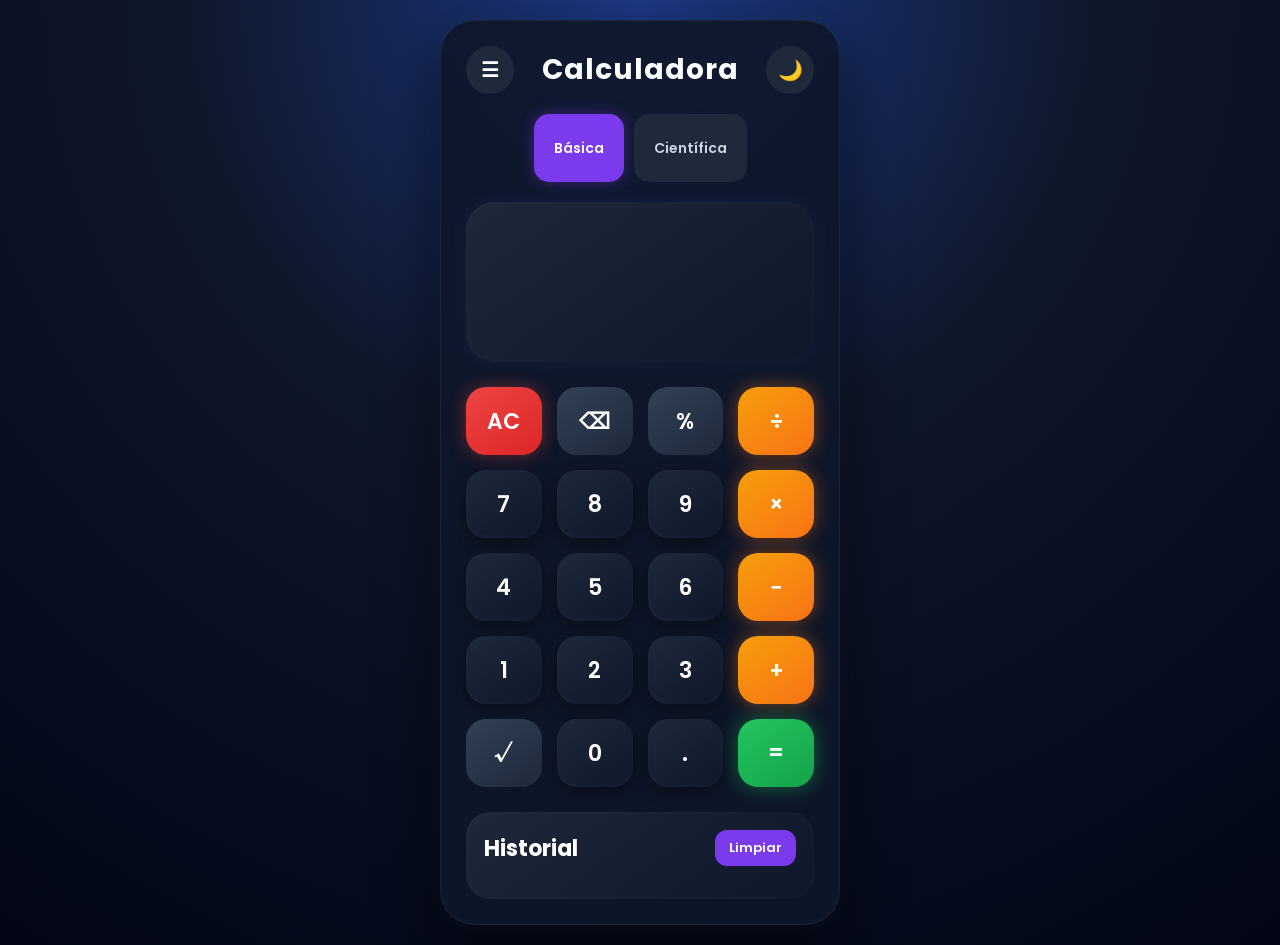
<file: index.html>
<!DOCTYPE html>
<html lang="es">

<head>

    <meta charset="UTF-8">

    <meta name="viewport" content="width=device-width, initial-scale=1.0">

    <title>Calculadora Premium</title>

    <link rel="stylesheet" href="style.css">

    <link rel="preconnect" href="https://fonts.googleapis.com">
    <link rel="preconnect" href="https://fonts.gstatic.com" crossorigin>

    <link href="https://fonts.googleapis.com/css2?family=Poppins:wght@300;400;500;600;700&display=swap" rel="stylesheet">

</head>

<body>

    <div class="calculator">

        <!-- ===== PARTE SUPERIOR ===== -->
        <div class="top">

            <button class="menu-btn">☰</button>

            <h1 class="title">Calculadora</h1>

            <button class="theme-btn" id="themeToggle">🌙</button>

        </div>

        <!-- ===== TABS ===== -->
        <div class="tabs">

            <button class="tab active">
                Básica
            </button>

            <!-- LINK A CIENTÍFICA -->
            <a href="cientifica.html">
                <button class="tab">
                    Científica
                </button>
            </a>

        </div>

        <!-- ===== PANTALLA LIMPIA ===== -->
        <div class="display">

            <div class="history" id="history"></div>

            <div class="result" id="result"></div>

        </div>

        <!-- ===== BOTONES ===== -->
        <div class="buttons">

            <button class="clear" onclick="clearDisplay()">AC</button>

            <button class="special" onclick="deleteLast()">⌫</button>

            <button class="special" onclick="appendValue('%')">%</button>

            <button class="operator" onclick="appendValue('/')">÷</button>

            <button class="number" onclick="appendValue('7')">7</button>
            <button class="number" onclick="appendValue('8')">8</button>
            <button class="number" onclick="appendValue('9')">9</button>
            <button class="operator" onclick="appendValue('*')">×</button>

            <button class="number" onclick="appendValue('4')">4</button>
            <button class="number" onclick="appendValue('5')">5</button>
            <button class="number" onclick="appendValue('6')">6</button>
            <button class="operator" onclick="appendValue('-')">−</button>

            <button class="number" onclick="appendValue('1')">1</button>
            <button class="number" onclick="appendValue('2')">2</button>
            <button class="number" onclick="appendValue('3')">3</button>
            <button class="operator" onclick="appendValue('+')">+</button>

            <button class="special" onclick="squareRoot()">√</button>

            <button class="number" onclick="appendValue('0')">0</button>

            <button class="number" onclick="appendValue('.')">.</button>

            <button class="equal" onclick="calculate()">=</button>

        </div>

        <!-- ===== HISTORIAL LIMPIO ===== -->
        <div class="history-box">

            <div class="history-header">

                <h3>Historial</h3>

                <button class="clear-history">Limpiar</button>

            </div>

            <div id="historyList"></div>

        </div>

    </div>

    <script src="script.js"></script>

</body>

</html>
</file>
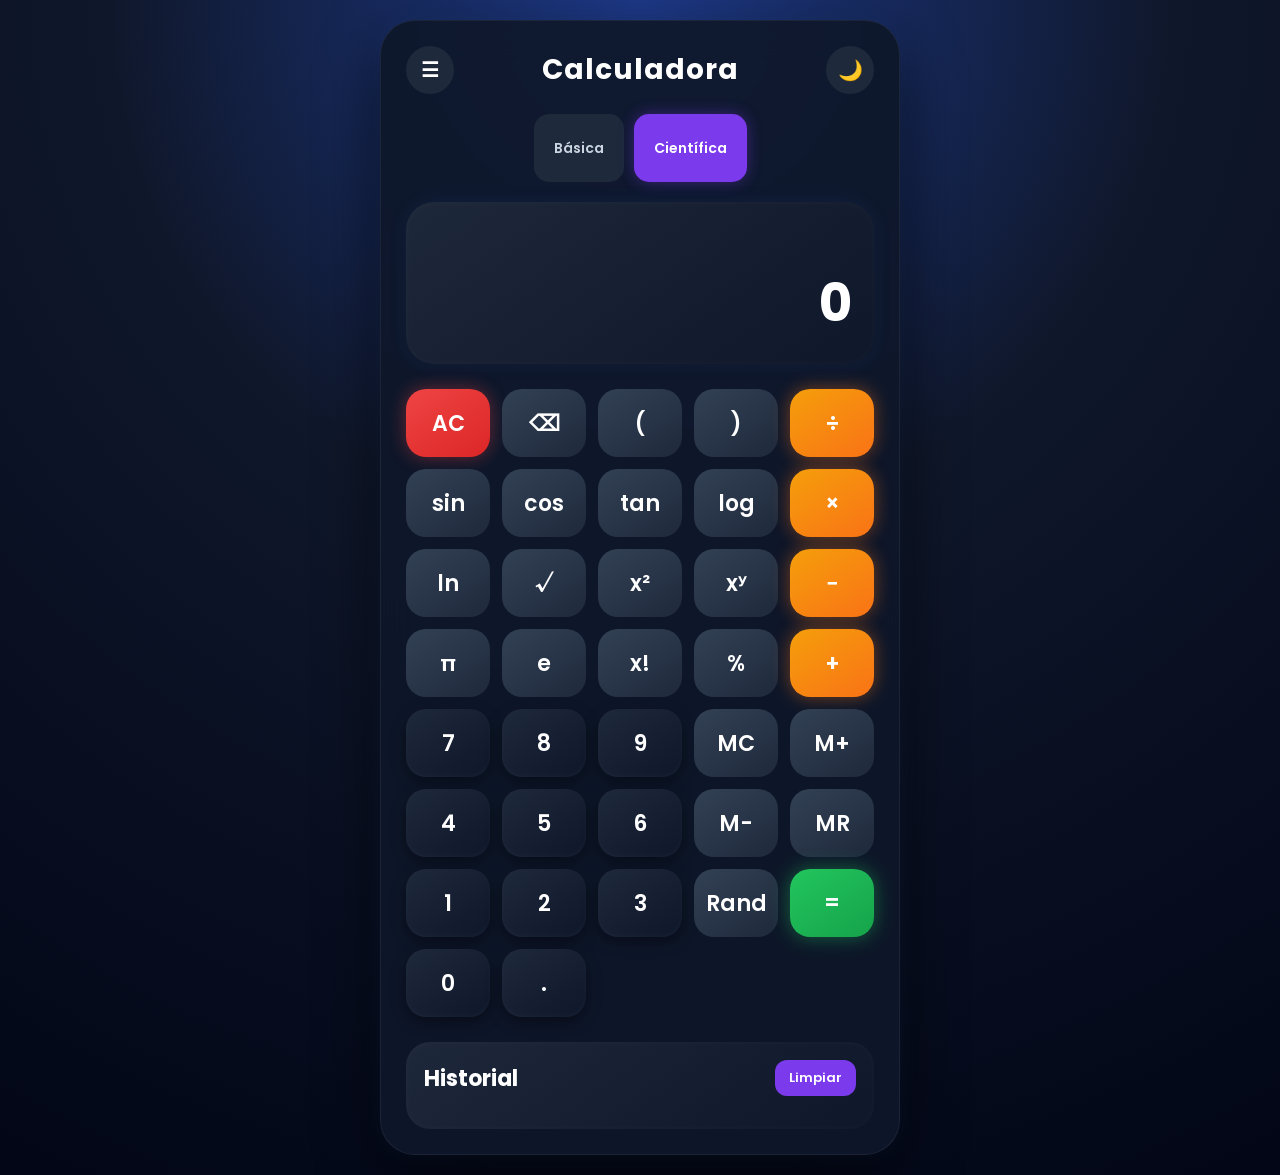
<file: cientifica.html>
<!DOCTYPE html>
<html lang="es">

<head>

    <meta charset="UTF-8">

    <meta name="viewport" content="width=device-width, initial-scale=1.0">

    <title>Calculadora</title>

    <!-- CSS -->
    <link rel="stylesheet" href="style.css">

    <!-- FUENTE -->
    <link rel="preconnect" href="https://fonts.googleapis.com">

    <link rel="preconnect" href="https://fonts.gstatic.com" crossorigin>

    <link href="https://fonts.googleapis.com/css2?family=Poppins:wght@300;400;500;600;700&display=swap" rel="stylesheet">

</head>

<body>

    <!-- ===== CALCULADORA ===== -->

    <div class="calculator scientific-calculator">

        <!-- ===== TOP ===== -->

        <div class="top">

            <!-- MENU -->
            <button class="menu-btn">
                ☰
            </button>

            <!-- TITULO -->
            <h1 class="title">
                Calculadora 
            </h1>

            <!-- TEMA -->
            <button class="theme-btn" id="themeToggle">
                🌙
            </button>

        </div>

        <!-- ===== TABS ===== -->

        <div class="tabs">

            <!-- BASICA -->
            <button 
                class="tab"
                onclick="window.location.href='calculadora.html'">
                Básica
            </button>

            <!-- CIENTIFICA -->
            <button 
                class="tab active">
                Científica
            </button>

        </div>

        <!-- ===== DISPLAY ===== -->

        <div class="display">

            <div class="history" id="history"></div>

            <div class="result" id="result">
                0
            </div>

        </div>

        <!-- ===== BOTONES ===== -->

        <div class="buttons scientific-buttons">

            <!-- FILA 1 -->

            <button class="clear" onclick="clearDisplay()">
                AC
            </button>

            <button class="special" onclick="deleteLast()">
                ⌫
            </button>

            <button class="special" onclick="appendValue('(')">
                (
            </button>

            <button class="special" onclick="appendValue(')')">
                )
            </button>

            <button class="operator" onclick="appendValue('/')">
                ÷
            </button>

            <!-- FILA 2 -->

            <button class="special" onclick="sinFunction()">
                sin
            </button>

            <button class="special" onclick="cosFunction()">
                cos
            </button>

            <button class="special" onclick="tanFunction()">
                tan
            </button>

            <button class="special" onclick="logFunction()">
                log
            </button>

            <button class="operator" onclick="appendValue('*')">
                ×
            </button>

            <!-- FILA 3 -->

            <button class="special" onclick="lnFunction()">
                ln
            </button>

            <button class="special" onclick="squareRoot()">
                √
            </button>

            <button class="special" onclick="powerTwo()">
                x²
            </button>

            <button class="special" onclick="powerFunction()">
                xʸ
            </button>

            <button class="operator" onclick="appendValue('-')">
                −
            </button>

            <!-- FILA 4 -->

            <button class="special" onclick="appendValue('3.14159265359')">
                π
            </button>

            <button class="special" onclick="appendValue('2.718281828')">
                e
            </button>

            <button class="special" onclick="factorialFunction()">
                x!
            </button>

            <button class="special" onclick="appendValue('%')">
                %
            </button>

            <button class="operator" onclick="appendValue('+')">
                +
            </button>

            <!-- FILA 5 -->

            <button class="number" onclick="appendValue('7')">
                7
            </button>

            <button class="number" onclick="appendValue('8')">
                8
            </button>

            <button class="number" onclick="appendValue('9')">
                9
            </button>

            <button class="special" onclick="memoryClear()">
                MC
            </button>

            <button class="special" onclick="memoryAdd()">
                M+
            </button>

            <!-- FILA 6 -->

            <button class="number" onclick="appendValue('4')">
                4
            </button>

            <button class="number" onclick="appendValue('5')">
                5
            </button>

            <button class="number" onclick="appendValue('6')">
                6
            </button>

            <button class="special" onclick="memorySubtract()">
                M-
            </button>

            <button class="special" onclick="memoryRecall()">
                MR
            </button>

            <!-- FILA 7 -->

            <button class="number" onclick="appendValue('1')">
                1
            </button>

            <button class="number" onclick="appendValue('2')">
                2
            </button>

            <button class="number" onclick="appendValue('3')">
                3
            </button>

            <button class="special" onclick="randomFunction()">
                Rand
            </button>

            <button class="equal" onclick="calculate()">
                =
            </button>

            <!-- FILA 8 -->

            <button class="number zero" onclick="appendValue('0')">
                0
            </button>

            <button class="number" onclick="appendValue('.')">
                .
            </button>

        </div>

        <!-- ===== HISTORIAL ===== -->

        <div class="history-box">

            <div class="history-header">

                <h3>
                    Historial
                </h3>

                <button class="clear-history">
                    Limpiar
                </button>

            </div>

            <div id="historyList"></div>

        </div>

    </div>

    <!-- JAVASCRIPT -->

    <script src="script.js"></script>

</body>

</html>
</file>
<file: style.css>
/* ===== RESET ===== */

*{
    margin:0;
    padding:0;
    box-sizing:border-box;
    font-family:'Poppins',sans-serif;
}

/* ===== BODY ===== */

body{

    background:
    radial-gradient(circle at top,#1e3a8a,#0f172a 40%,#020617);

    min-height:100vh;

    display:flex;
    justify-content:center;
    align-items:center;

    padding:20px;

    overflow-x:hidden;

    transition:0.4s;
}

/* ===== CALCULADORA ===== */

.calculator{

    width:400px;

    background:rgba(15,23,42,0.92);

    backdrop-filter:blur(18px);

    border:1px solid rgba(255,255,255,0.06);

    border-radius:35px;

    padding:25px;

    box-shadow:
    0 0 20px rgba(59,130,246,0.08),
    0 20px 60px rgba(0,0,0,0.65);

    animation:showCalculator 0.8s ease;
}

/* ===== CALCULADORA CIENTIFICA ===== */

.scientific-calculator{

    width:520px;
}

/* ===== ANIMACION ===== */

@keyframes showCalculator{

    from{
        opacity:0;
        transform:translateY(30px) scale(0.95);
    }

    to{
        opacity:1;
        transform:translateY(0) scale(1);
    }

}

/* ===== TOP ===== */

.top{

    display:flex;
    justify-content:space-between;
    align-items:center;

    margin-bottom:20px;
}

/* ===== TITULO ===== */

.title{

    color:white;

    font-size:28px;

    font-weight:700;

    letter-spacing:1px;
}

/* ===== BOTONES TOP ===== */

.menu-btn,
.theme-btn{

    width:48px;
    height:48px;

    border:none;

    border-radius:50%;

    background:#1e293b;

    color:white;

    font-size:20px;

    cursor:pointer;

    transition:0.3s;
}

.menu-btn:hover,
.theme-btn:hover{

    transform:scale(1.08);

    background:#334155;
}

.theme-btn:hover{

    transform:rotate(20deg) scale(1.08);
}

/* ===== TABS ===== */

.tabs{

    display:flex;

    justify-content:center;

    gap:10px;

    margin-bottom:20px;
}

/* ===== TAB ===== */

.tab{

    border:none;

    padding:10px 20px;

    border-radius:15px;

    background:#1e293b;

    color:#cbd5e1;

    font-size:14px;

    cursor:pointer;

    transition:0.3s;
}

.tab:hover{

    background:#334155;
}

/* ===== TAB ACTIVA ===== */

.tab.active{

    background:#7c3aed;

    color:white;

    box-shadow:0 0 15px rgba(124,58,237,0.4);
}

/* ===== DISPLAY ===== */

.display{

    width:100%;

    min-height:160px;

    background:
    linear-gradient(
        145deg,
        rgba(30,41,59,0.95),
        rgba(15,23,42,0.95)
    );

    border-radius:28px;

    padding:22px;

    margin-bottom:25px;

    text-align:right;

    overflow:hidden;

    box-shadow:
    inset 0 0 10px rgba(255,255,255,0.03),
    0 0 20px rgba(59,130,246,0.08);
}

/* ===== HISTORIAL SUPERIOR ===== */

.history{

    min-height:25px;

    color:#94a3b8;

    font-size:18px;

    overflow-x:auto;

    white-space:nowrap;

    scrollbar-width:none;
}

.history::-webkit-scrollbar{
    display:none;
}

/* ===== RESULTADO ===== */

.result{

    margin-top:15px;

    color:white;

    font-size:52px;

    font-weight:700;

    overflow-x:auto;

    overflow-y:hidden;

    white-space:nowrap;

    scrollbar-width:none;
}

.result::-webkit-scrollbar{
    display:none;
}

/* ===== BOTONES BASICA ===== */

.buttons{

    display:grid;

    grid-template-columns:repeat(4,1fr);

    gap:15px;
}

/* ===== BOTONES CIENTIFICA ===== */

.scientific-buttons{

    display:grid;

    grid-template-columns:repeat(5,1fr);

    gap:12px;
}

/* ===== BOTONES GENERALES ===== */

button{

    height:68px;

    border:none;

    border-radius:20px;

    cursor:pointer;

    font-size:22px;

    font-weight:600;

    transition:0.2s;
}

/* ===== EFECTOS ===== */

button:hover{

    transform:translateY(-3px);
}

button:active{

    transform:scale(0.94);
}

/* ===== NUMEROS ===== */

.number{

    background:
    linear-gradient(
        145deg,
        #1e293b,
        #0f172a
    );

    color:white;

    box-shadow:
    0 5px 15px rgba(0,0,0,0.4),
    inset 0 -2px 5px rgba(255,255,255,0.03);
}

.number:hover{

    background:#334155;
}

/* ===== OPERADORES ===== */

.operator{

    background:
    linear-gradient(
        145deg,
        #f59e0b,
        #f97316
    );

    color:white;

    box-shadow:
    0 0 18px rgba(249,115,22,0.45);
}

.operator:hover{

    filter:brightness(1.1);
}

/* ===== IGUAL ===== */

.equal{

    background:
    linear-gradient(
        145deg,
        #22c55e,
        #16a34a
    );

    color:white;

    box-shadow:
    0 0 20px rgba(34,197,94,0.45);
}

.equal:hover{

    filter:brightness(1.1);
}

/* ===== LIMPIAR ===== */

.clear{

    background:
    linear-gradient(
        145deg,
        #ef4444,
        #dc2626
    );

    color:white;

    box-shadow:
    0 0 18px rgba(239,68,68,0.4);
}

/* ===== ESPECIALES ===== */

.special{

    background:
    linear-gradient(
        145deg,
        #334155,
        #1e293b
    );

    color:white;
}

.special:hover{

    background:#475569;
}

/* ===== HISTORIAL ===== */

.history-box{

    margin-top:25px;

    background:
    linear-gradient(
        145deg,
        rgba(30,41,59,0.95),
        rgba(15,23,42,0.95)
    );

    border-radius:24px;

    padding:18px;

    max-height:220px;

    overflow-y:auto;

    box-shadow:
    inset 0 0 10px rgba(255,255,255,0.03);
}

/* ===== HEADER HISTORIAL ===== */

.history-header{

    display:flex;

    justify-content:space-between;

    align-items:center;

    margin-bottom:15px;
}

/* ===== TITULO HISTORIAL ===== */

.history-header h3{

    color:white;

    font-size:22px;
}

/* ===== BOTON LIMPIAR ===== */

.clear-history{

    border:none;

    background:#7c3aed;

    color:white;

    padding:8px 14px;

    border-radius:12px;

    font-size:13px;

    cursor:pointer;

    height:auto;
}

.clear-history:hover{

    filter:brightness(1.1);
}

/* ===== ITEMS ===== */

.history-item{

    padding:12px 0;

    color:#e2e8f0;

    border-bottom:1px solid rgba(255,255,255,0.06);

    font-size:15px;
}

/* ===== SCROLL ===== */

.history-box::-webkit-scrollbar{

    width:6px;
}

.history-box::-webkit-scrollbar-thumb{

    background:#475569;

    border-radius:10px;
}

/* ===== MODO CLARO ===== */

.light-mode{

    background:
    radial-gradient(circle at top,#bfdbfe,#e0f2fe,#ffffff);
}

.light-mode .calculator{

    background:rgba(255,255,255,0.92);
}

.light-mode .title{

    color:black;
}

.light-mode .display{

    background:#f1f5f9;
}

.light-mode .result{

    color:black;
}

.light-mode .history{

    color:#475569;
}

.light-mode .number{

    background:#e2e8f0;

    color:black;
}

.light-mode .number:hover{

    background:#cbd5e1;
}

.light-mode .special{

    background:#cbd5e1;

    color:black;
}

.light-mode .history-box{

    background:#f1f5f9;
}

.light-mode .history-item{

    color:black;
}

.light-mode .menu-btn,
.light-mode .theme-btn{

    background:#e2e8f0;

    color:black;
}

/* ===== RESPONSIVE ===== */

@media(max-width:600px){

    .calculator,
    .scientific-calculator{

        width:100%;

        padding:20px;
    }

    .title{

        font-size:24px;
    }

    .buttons{

        grid-template-columns:repeat(4,1fr);
    }

    .scientific-buttons{

        grid-template-columns:repeat(4,1fr);
    }

    button{

        height:62px;

        font-size:20px;
    }

    .result{

        font-size:40px;
    }
}
</file>
